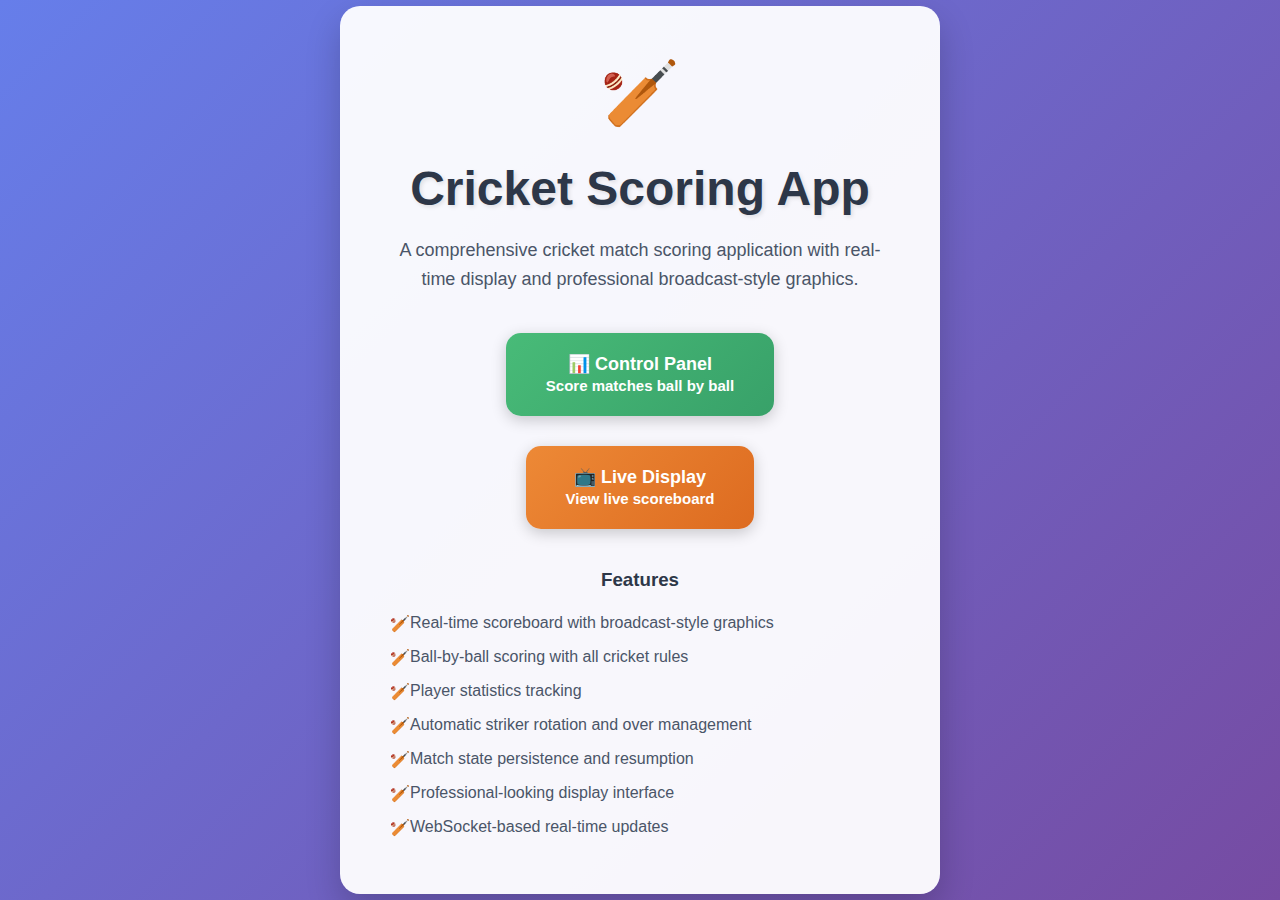
<file: templates/index.html>
<!DOCTYPE html>
<html lang="en">
  <head>
    <meta charset="UTF-8" />
    <meta name="viewport" content="width=device-width, initial-scale=1.0" />
    <title>Cricket Scoring App</title>
    <style>
      * {
        margin: 0;
        padding: 0;
        box-sizing: border-box;
      }

      body {
        font-family: "Segoe UI", Tahoma, Geneva, Verdana, sans-serif;
        background: linear-gradient(135deg, #667eea 0%, #764ba2 100%);
        min-height: 100vh;
        display: flex;
        justify-content: center;
        align-items: center;
        color: white;
      }

      .main-container {
        text-align: center;
        background: rgba(255, 255, 255, 0.95);
        padding: 50px;
        border-radius: 20px;
        box-shadow: 0 15px 35px rgba(0, 0, 0, 0.2);
        color: #333;
        max-width: 600px;
      }

      h1 {
        font-size: 48px;
        margin-bottom: 20px;
        color: #2d3748;
        text-shadow: 2px 2px 4px rgba(0, 0, 0, 0.1);
      }

      .cricket-icon {
        font-size: 64px;
        margin-bottom: 30px;
      }

      .description {
        font-size: 18px;
        margin-bottom: 40px;
        color: #4a5568;
        line-height: 1.6;
      }

      .links-container {
        display: flex;
        gap: 30px;
        justify-content: center;
        flex-wrap: wrap;
      }

      .app-link {
        display: block;
        padding: 20px 40px;
        background: linear-gradient(135deg, #667eea 0%, #764ba2 100%);
        color: white;
        text-decoration: none;
        border-radius: 15px;
        font-size: 18px;
        font-weight: bold;
        transition: all 0.3s ease;
        box-shadow: 0 4px 15px rgba(0, 0, 0, 0.2);
        min-width: 200px;
      }

      .app-link:hover {
        transform: translateY(-5px);
        box-shadow: 0 8px 25px rgba(0, 0, 0, 0.3);
      }

      .control-link {
        background: linear-gradient(135deg, #48bb78 0%, #38a169 100%);
      }

      .display-link {
        background: linear-gradient(135deg, #ed8936 0%, #dd6b20 100%);
      }

      .features {
        margin-top: 40px;
        text-align: left;
      }

      .features h3 {
        color: #2d3748;
        margin-bottom: 15px;
        text-align: center;
      }

      .features ul {
        list-style: none;
        color: #4a5568;
      }

      .features li {
        padding: 8px 0;
        padding-left: 20px;
        position: relative;
      }

      .features li::before {
        content: "🏏";
        position: absolute;
        left: 0;
      }

      @media (max-width: 768px) {
        .main-container {
          margin: 20px;
          padding: 30px 20px;
        }

        h1 {
          font-size: 36px;
        }

        .links-container {
          flex-direction: column;
          gap: 20px;
        }
      }
    </style>
  </head>
  <body>
    <div class="main-container">
      <div class="cricket-icon">🏏</div>
      <h1>Cricket Scoring App</h1>
      <p class="description">
        A comprehensive cricket match scoring application with real-time display
        and professional broadcast-style graphics.
      </p>

      <div class="links-container">
        <a href="/control" class="app-link control-link">
          📊 Control Panel
          <br /><small>Score matches ball by ball</small>
        </a>
        <a href="/display" class="app-link display-link">
          📺 Live Display
          <br /><small>View live scoreboard</small>
        </a>
      </div>

      <div class="features">
        <h3>Features</h3>
        <ul>
          <li>Real-time scoreboard with broadcast-style graphics</li>
          <li>Ball-by-ball scoring with all cricket rules</li>
          <li>Player statistics tracking</li>
          <li>Automatic striker rotation and over management</li>
          <li>Match state persistence and resumption</li>
          <li>Professional-looking display interface</li>
          <li>WebSocket-based real-time updates</li>
        </ul>
      </div>
    </div>
  </body>
</html>
</file>
